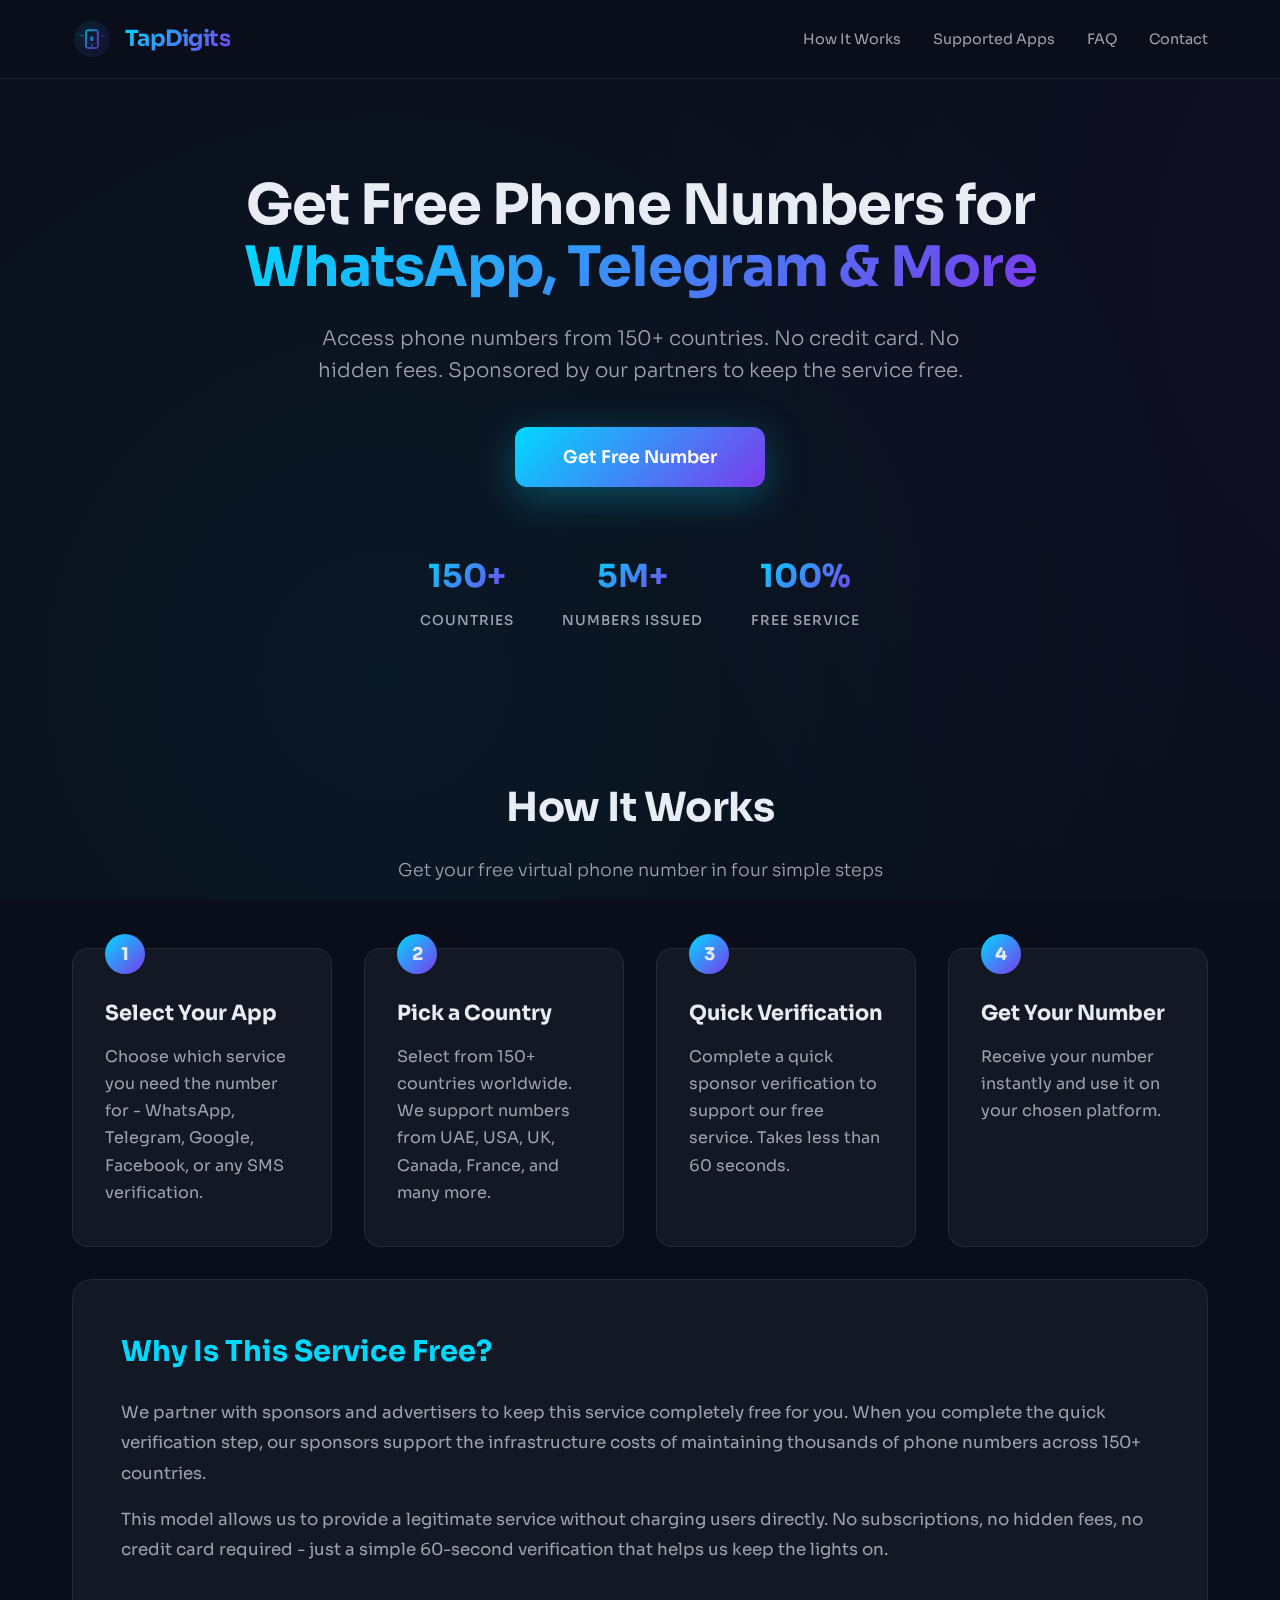
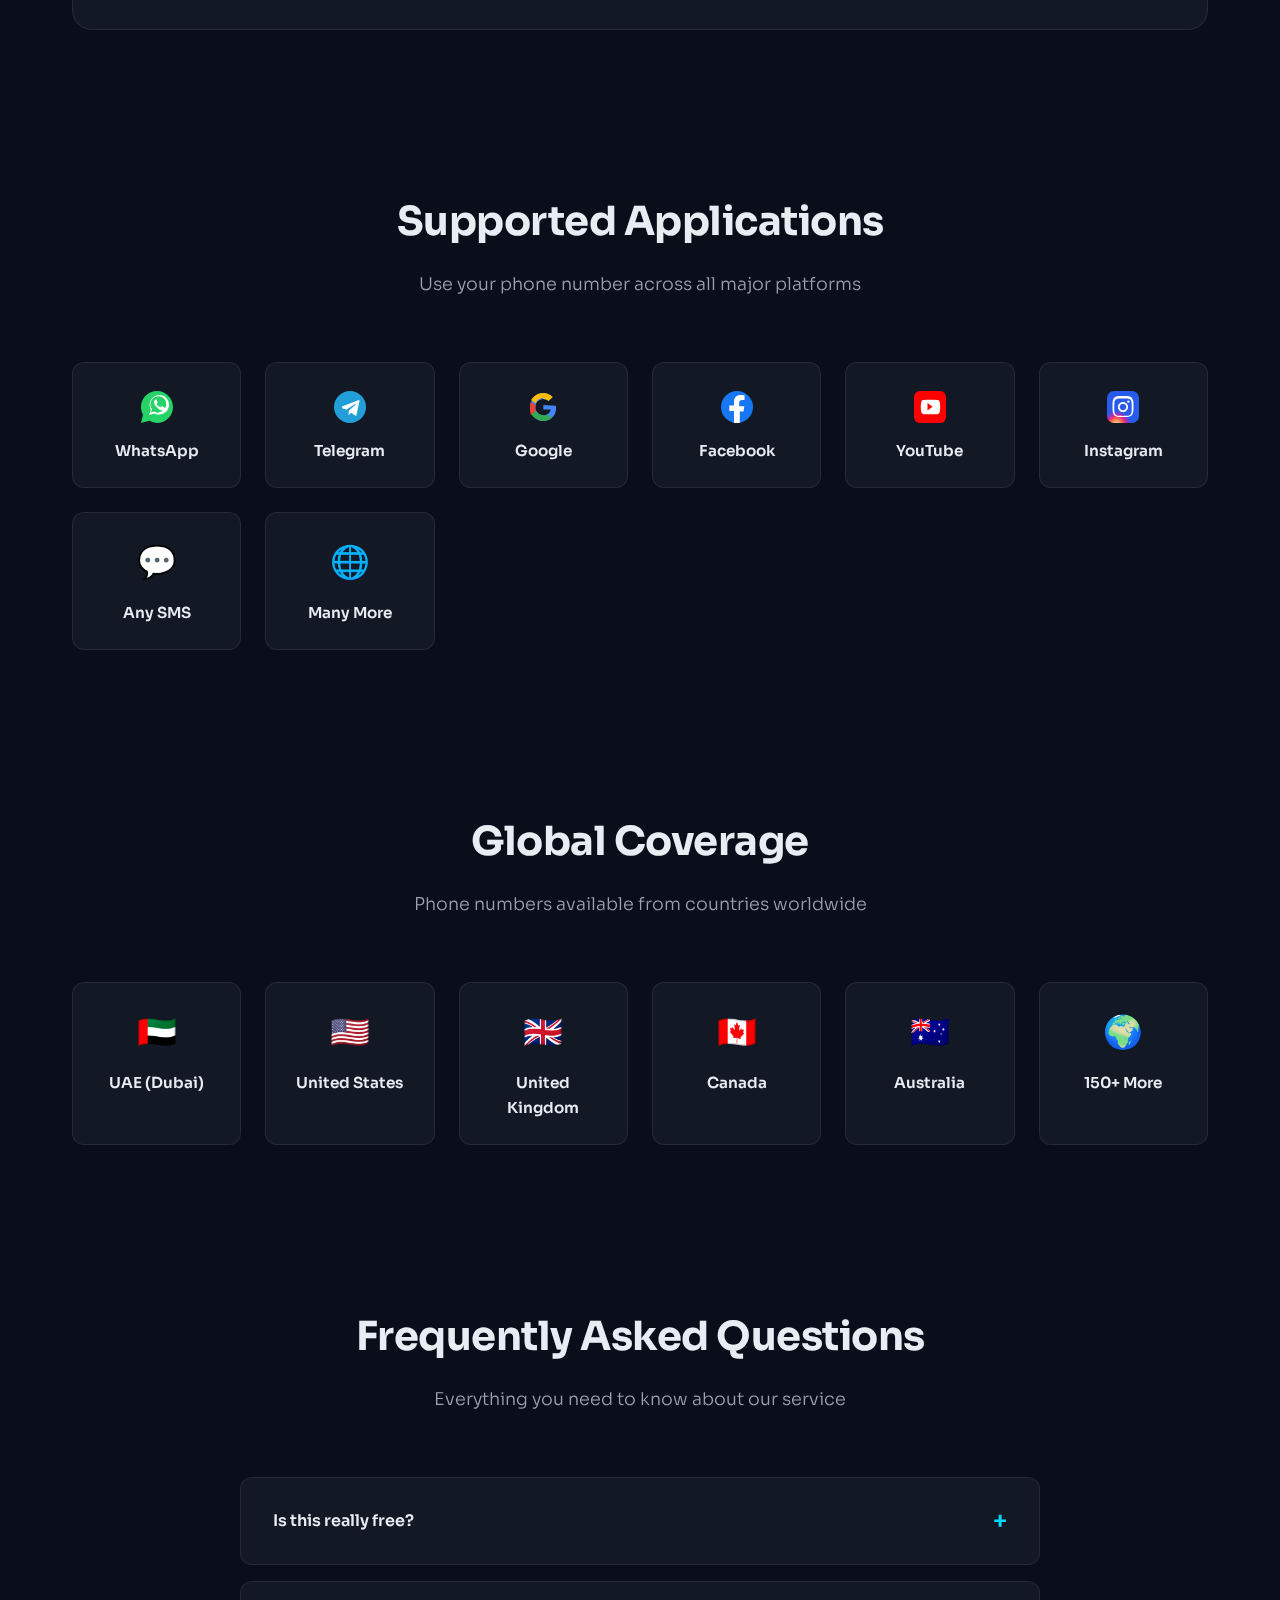
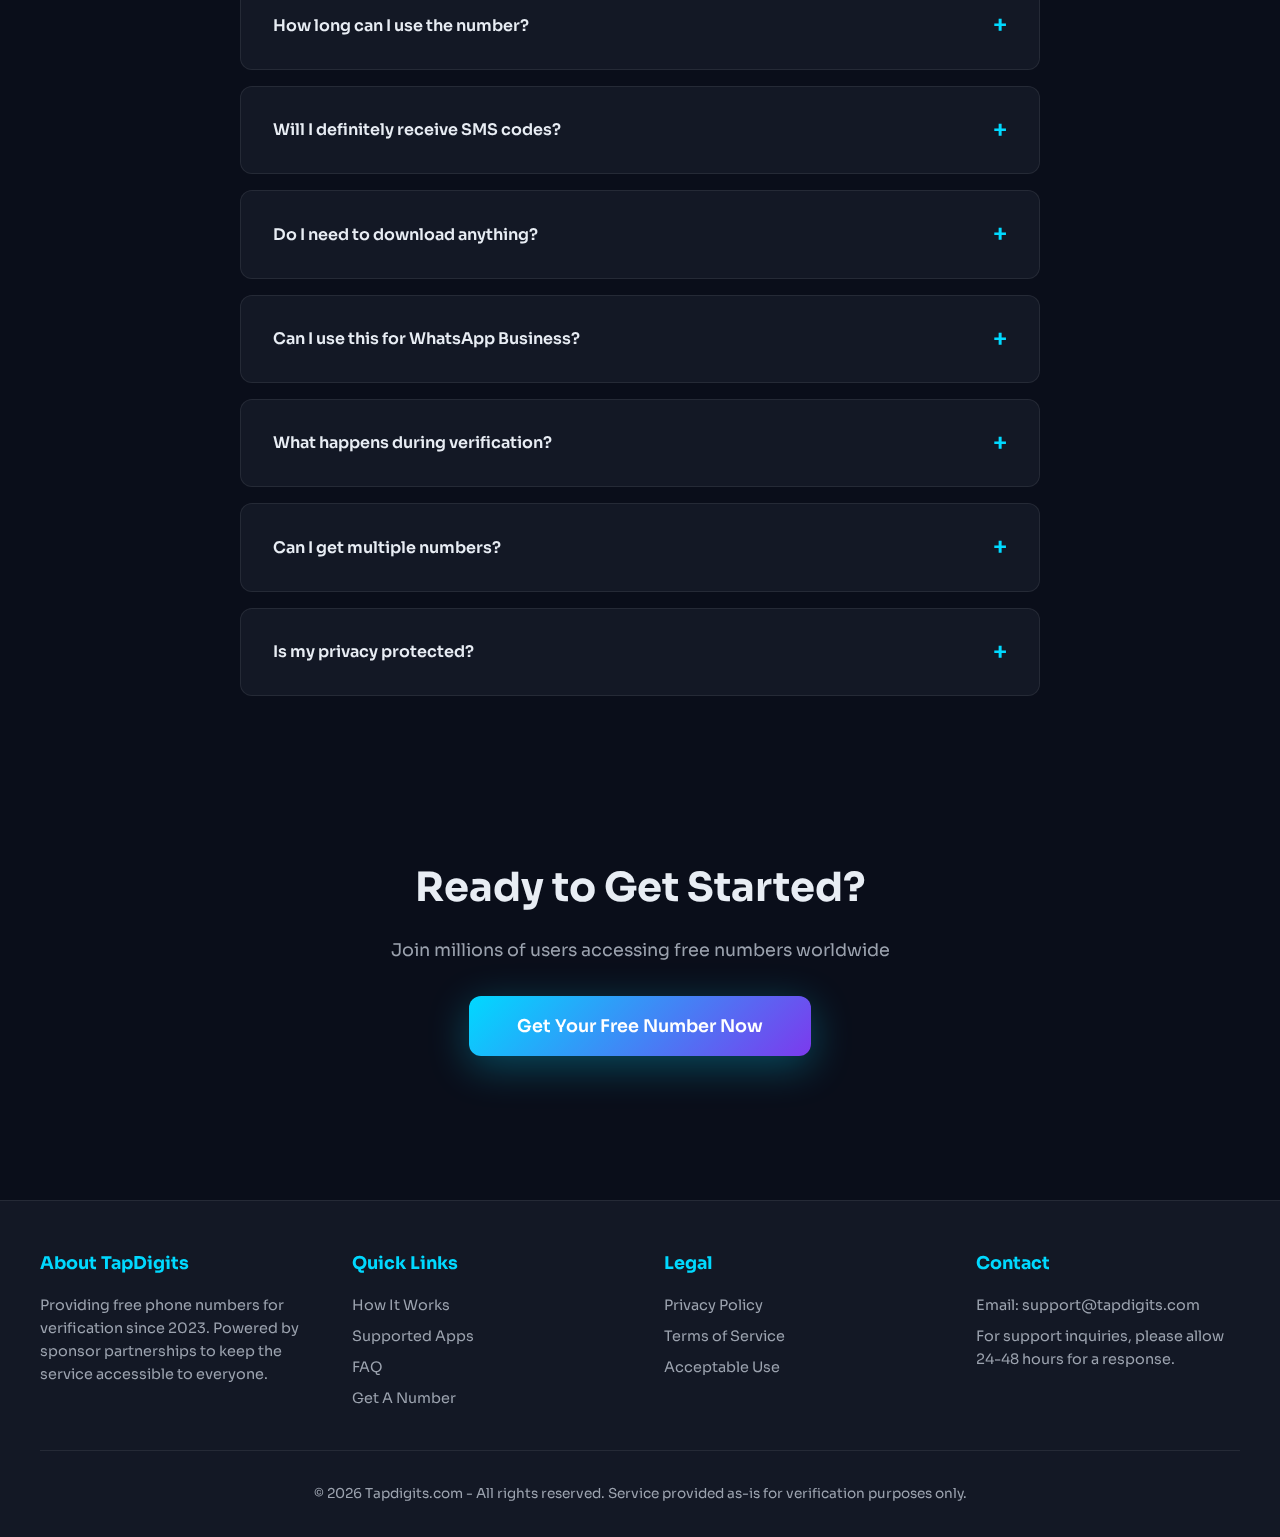
<file: index.html>
<!DOCTYPE html>
<html lang="en">

<head>
    <meta charset="UTF-8">
    <meta name="viewport" content="width=device-width, initial-scale=1.0">
    <title>TapDigits - Free Virtual Phone Numbers for WhatsApp, Telegram & More</title>
    <meta name="description"
        content="Get free virtual phone numbers for WhatsApp, Telegram, Google, Facebook verification. Free VoIP numbers for SMS verification in 150+ countries.">
    <link rel="icon" type="image/svg+xml" href="favicon.svg">
    <link
        href="https://fonts.googleapis.com/css2?family=Sora:wght@300;400;600;700&family=JetBrains+Mono:wght@400;500&display=swap"
        rel="stylesheet">
    <link rel="stylesheet" href="css/main.css">
    <!-- Yandex.Metrika counter -->
    <script type="text/javascript">
        (function (m, e, t, r, i, k, a) {
            m[i] = m[i] || function () { (m[i].a = m[i].a || []).push(arguments) };
            m[i].l = 1 * new Date();
            for (var j = 0; j < document.scripts.length; j++) { if (document.scripts[j].src === r) { return; } }
            k = e.createElement(t), a = e.getElementsByTagName(t)[0], k.async = 1, k.src = r, a.parentNode.insertBefore(k, a)
        })(window, document, 'script', 'https://mc.yandex.ru/metrika/tag.js?id=106380788', 'ym');

        ym(106380788, 'init', { ssr: true, webvisor: true, clickmap: true, ecommerce: "dataLayer", accurateTrackBounce: true, trackLinks: true });
    </script>
    <noscript>
        <div><img src="https://mc.yandex.ru/watch/106380788" style="position:absolute; left:-9999px;" alt="" /></div>
    </noscript>
    <!-- /Yandex.Metrika counter -->
</head>

<body>
    <div class="bg-animation"></div>

    <header>
        <nav>
            <a href="https://tapdigits.com" class="logo">
                <img src="/logo.svg" alt="TapDigits logo" width="40" height="40">
                <span class="logo-text">TapDigits</span>
            </a>
            <ul class="nav-links">
                <li><a href="#how-it-works">How It Works</a></li>
                <li><a href="#apps">Supported Apps</a></li>
                <li><a href="#faq">FAQ</a></li>
                <li><a href="#contact">Contact</a></li>
            </ul>
        </nav>
    </header>

    <main>
        <!-- Hero Section -->
        <section class="hero">
            <h1>
                Get Free Phone Numbers for<br>
                <span class="gradient-text">WhatsApp, Telegram & More</span>
            </h1>
            <p class="subtitle">
                Access phone numbers from 150+ countries.
                No credit card. No hidden fees. Sponsored by our partners to keep the service free.
            </p>
            <a href="https://tapdigits.com/get-a-number" class="cta-button">Get Free Number</a>

            <div class="trust-badges">
                <div class="badge">
                    <div class="badge-number">150+</div>
                    <div class="badge-label">Countries</div>
                </div>
                <div class="badge">
                    <div class="badge-number">5M+</div>
                    <div class="badge-label">Numbers Issued</div>
                </div>
                <div class="badge">
                    <div class="badge-number">100%</div>
                    <div class="badge-label">Free Service</div>
                </div>
            </div>
        </section>

        <!-- How It Works -->
        <section id="how-it-works">
            <div class="section-header">
                <h2>How It Works</h2>
                <p>Get your free virtual phone number in four simple steps</p>
            </div>

            <div class="steps">
                <div class="step">
                    <div class="step-number">1</div>
                    <h3>Select Your App</h3>
                    <p>Choose which service you need the number for - WhatsApp, Telegram, Google, Facebook, or any SMS
                        verification.</p>
                </div>
                <div class="step">
                    <div class="step-number">2</div>
                    <h3>Pick a Country</h3>
                    <p>Select from 150+ countries worldwide. We support numbers from UAE, USA, UK, Canada, France, and
                        many more.</p>
                </div>
                <div class="step">
                    <div class="step-number">3</div>
                    <h3>Quick Verification</h3>
                    <p>Complete a quick sponsor verification to support our free service. Takes less than 60 seconds.
                    </p>
                </div>
                <div class="step">
                    <div class="step-number">4</div>
                    <h3>Get Your Number</h3>
                    <p>Receive your number instantly and use it on your chosen platform.</p>
                </div>
            </div>

            <div class="why-free">
                <h3>Why Is This Service Free?</h3>
                <p>
                    We partner with sponsors and advertisers to keep this service completely free for you.
                    When you complete the quick verification step, our sponsors support the infrastructure costs of
                    maintaining thousands of phone numbers across 150+ countries.
                </p>
                <p>
                    This model allows us to provide a legitimate service without charging users directly.
                    No subscriptions, no hidden fees, no credit card required - just a simple 60-second verification
                    that helps us keep the lights on.
                </p>
            </div>
        </section>

        <!-- Supported Apps -->
        <section id="apps">
            <div class="section-header">
                <h2>Supported Applications</h2>
                <p>Use your phone number across all major platforms</p>
            </div>

            <div class="grid">
                <div class="grid-item">
                    <span class="icon">
                        <svg width="32" height="32" viewBox="0 0 32 32" fill="none" xmlns="http://www.w3.org/2000/svg">
                            <path
                                d="M16 0C7.164 0 0 7.164 0 16c0 2.828.736 5.484 2.016 7.784L0 32l8.384-2.188A15.917 15.917 0 0016 32c8.836 0 16-7.164 16-16S24.836 0 16 0z"
                                fill="#25D366" />
                            <path
                                d="M25.2 6.8C23.4 5 21 4 18.4 4 13 4 8.6 8.4 8.6 13.8c0 1.8.4 3.6 1.2 5.2L8 24l5.2-1.6c1.6.8 3.2 1.2 5 1.2 5.4 0 9.8-4.4 9.8-9.8 0-2.6-1-5-2.8-6.8zM18.4 22c-1.6 0-3-.4-4.4-1.2l-.4-.2-3.6 1 1-3.4-.2-.4c-1-1.4-1.4-3-1.4-4.6 0-4.4 3.6-8 8-8 2.2 0 4.2.8 5.6 2.4 1.4 1.4 2.2 3.4 2.2 5.6 0 4.4-3.6 8-8 8zm4.4-6c-.2-.2-1.4-.6-1.6-.8-.2-.2-.4-.2-.6 0-.2.2-.6.8-.8 1-.2.2-.4.2-.6 0-1.4-.6-2.6-1.4-3.6-2.6-.2-.2-.2-.6 0-.8.2-.2.4-.4.6-.6.2-.2.2-.4.4-.6.2-.2.2-.4 0-.6-.2-.2-.6-1.4-.8-2-.2-.4-.4-.4-.6-.4h-.6c-.2 0-.6.2-.8.4-.6.6-.8 1.4-.8 2.2 0 1 .4 2 1 2.8 1.4 2.2 3 3.8 5.2 5 .6.2 1 .4 1.6.6.6.2 1.2.2 1.8.2.8 0 1.4-.4 1.8-1 .2-.4.2-.8.2-1.2-.2-.2-.4-.2-.6-.4z"
                                fill="white" />
                        </svg>
                    </span>
                    <div class="name">WhatsApp</div>
                </div>
                <div class="grid-item">
                    <span class="icon">
                        <svg width="32" height="32" viewBox="0 0 32 32" fill="none" xmlns="http://www.w3.org/2000/svg">
                            <circle cx="16" cy="16" r="16" fill="#229ED9" />
                            <path
                                d="M7.4 15.7l16.8-6.5c.8-.3 1.4.2 1.2 1.2l-2.9 13.5c-.2.9-.7 1.1-1.4.7l-3.9-2.9-1.9 1.8c-.2.2-.4.4-.8.4l.3-4.1 7.5-6.8c.3-.3-.1-.4-.5-.2l-9.2 5.8-4-1.2c-.9-.3-.9-.9.2-1.3z"
                                fill="white" />
                        </svg>
                    </span>
                    <div class="name">Telegram</div>
                </div>
                <div class="grid-item">
                    <span class="icon">
                        <svg width="32" height="32" viewBox="0 0 32 32" fill="none" xmlns="http://www.w3.org/2000/svg">
                            <path
                                d="M16.3 13.1v5.3h7.4c-.3 2-2.4 5.8-7.4 5.8-4.4 0-8-3.6-8-8.1s3.6-8.1 8-8.1c2.5 0 4.2 1.1 5.2 2l4.2-4c-2.7-2.5-6.2-4-9.4-4C9.2 2 3 8.2 3 16s6.2 14 13.3 14c7.7 0 12.8-5.4 12.8-13 0-.9-.1-1.6-.2-2.3l-12.6-.6z"
                                fill="#4285F4" />
                            <path
                                d="M3 16c0-1.8.4-3.5 1.1-5l4.8 3.5c-.4.9-.6 1.9-.6 3 0 1.1.2 2.1.6 3L4.1 24C3.4 22.5 3 20.3 3 18v-2z"
                                fill="#EA4335" />
                            <path
                                d="M16.3 8c2.5 0 4.2 1.1 5.2 2l4.2-4c-2.7-2.5-6.2-4-9.4-4-5.2 0-9.7 2.8-12.2 7l4.8 3.5c1.1-3.4 4.3-5.8 7.4-5.5z"
                                fill="#FBBC05" />
                            <path
                                d="M16.3 24.2c-3.1 0-5.8-1.8-7.1-4.4l-4.8 3.5C6.9 27.2 11.4 30 16.3 30c3.1 0 6.2-1.2 8.5-3.3l-4.1-3.5c-1.2.9-2.8 1.5-4.4 1.5z"
                                fill="#34A853" />
                        </svg>
                    </span>
                    <div class="name">Google</div>
                </div>
                <div class="grid-item">
                    <span class="icon">
                        <svg width="32" height="32" viewBox="0 0 32 32" fill="none" xmlns="http://www.w3.org/2000/svg">
                            <circle cx="16" cy="16" r="16" fill="#1877F2" />
                            <path
                                d="M22.5 20.5l.8-5.3h-5.1v-3.4c0-1.5.7-2.9 3-2.9h2.3V4.3c-1.3-.2-2.6-.3-3.9-.3-4 0-6.6 2.4-6.6 6.8v3.8H8.3v5.3h4.7V32h5.8V20.6h4.7z"
                                fill="white" />
                        </svg>
                    </span>
                    <div class="name">Facebook</div>
                </div>
                <div class="grid-item">
                    <span class="icon">
                        <svg width="32" height="32" viewBox="0 0 32 32" fill="none" xmlns="http://www.w3.org/2000/svg">
                            <rect width="32" height="32" rx="6" fill="#FF0000" />
                            <path
                                d="M25.8 11.2c-.2-1-.8-1.8-1.7-2.1-1.5-.4-7.6-.4-7.6-.4s-6.1 0-7.6.4c-.9.3-1.5 1.1-1.7 2.1-.4 1.6-.4 4.8-.4 4.8s0 3.2.4 4.8c.2 1 .8 1.8 1.7 2.1 1.5.4 7.6.4 7.6.4s6.1 0 7.6-.4c.9-.3 1.5-1.1 1.7-2.1.4-1.6.4-4.8.4-4.8s0-3.2-.4-4.8zM13.5 19.5v-7.4l5.1 3.7-5.1 3.7z"
                                fill="white" />
                        </svg>
                    </span>
                    <div class="name">YouTube</div>
                </div>
                <div class="grid-item">
                    <span class="icon">
                        <svg width="32" height="32" viewBox="0 0 32 32" fill="none" xmlns="http://www.w3.org/2000/svg">
                            <defs>
                                <radialGradient id="ig1" cx="30%" cy="107%">
                                    <stop offset="0" style="stop-color:#FDF497" />
                                    <stop offset="0.05" style="stop-color:#FDF497" />
                                    <stop offset="0.45" style="stop-color:#FD5949" />
                                    <stop offset="0.6" style="stop-color:#D6249F" />
                                    <stop offset="0.9" style="stop-color:#285AEB" />
                                </radialGradient>
                            </defs>
                            <rect width="32" height="32" rx="7" fill="url(#ig1)" />
                            <path
                                d="M16 7.5c2.8 0 3.1 0 4.2.1 1 0 1.6.2 2 .4.5.2.9.4 1.2.8.4.4.6.7.8 1.2.2.4.3 1 .4 2 .1 1.1.1 1.4.1 4.2s0 3.1-.1 4.2c0 1-.2 1.6-.4 2-.2.5-.4.9-.8 1.2-.4.4-.7.6-1.2.8-.4.2-1 .3-2 .4-1.1.1-1.4.1-4.2.1s-3.1 0-4.2-.1c-1 0-1.6-.2-2-.4-.5-.2-.9-.4-1.2-.8-.4-.4-.6-.7-.8-1.2-.2-.4-.3-1-.4-2-.1-1.1-.1-1.4-.1-4.2s0-3.1.1-4.2c0-1 .2-1.6.4-2 .2-.5.4-.9.8-1.2.4-.4.7-.6 1.2-.8.4-.2 1-.3 2-.4 1.1-.1 1.4-.1 4.2-.1zm0-2.5c-2.8 0-3.2 0-4.3.1s-1.8.3-2.5.5c-.7.3-1.3.6-1.9 1.2-.6.6-.9 1.2-1.2 1.9-.2.7-.4 1.4-.5 2.5-.1 1.1-.1 1.5-.1 4.3s0 3.2.1 4.3.3 1.8.5 2.5c.3.7.6 1.3 1.2 1.9.6.6 1.2.9 1.9 1.2.7.2 1.4.4 2.5.5 1.1.1 1.5.1 4.3.1s3.2 0 4.3-.1 1.8-.3 2.5-.5c.7-.3 1.3-.6 1.9-1.2.6-.6.9-1.2 1.2-1.9.2-.7.4-1.4.5-2.5.1-1.1.1-1.5.1-4.3s0-3.2-.1-4.3-.3-1.8-.5-2.5c-.3-.7-.6-1.3-1.2-1.9-.6-.6-1.2-.9-1.9-1.2-.7-.2-1.4-.4-2.5-.5-1.1-.1-1.5-.1-4.3-.1z"
                                fill="white" />
                            <path
                                d="M16 10.9c-2.8 0-5.1 2.3-5.1 5.1s2.3 5.1 5.1 5.1 5.1-2.3 5.1-5.1-2.3-5.1-5.1-5.1zm0 8.4c-1.8 0-3.3-1.5-3.3-3.3s1.5-3.3 3.3-3.3 3.3 1.5 3.3 3.3-1.5 3.3-3.3 3.3z"
                                fill="white" />
                            <circle cx="21.4" cy="10.6" r="1.2" fill="white" />
                        </svg>
                    </span>
                    <div class="name">Instagram</div>
                </div>
                <div class="grid-item">
                    <div class="icon">💬</div>
                    <div class="name">Any SMS</div>
                </div>
                <div class="grid-item">
                    <div class="icon">🌐</div>
                    <div class="name">Many More</div>
                </div>
            </div>
        </section>

        <!-- Countries -->
        <section>
            <div class="section-header">
                <h2>Global Coverage</h2>
                <p>Phone numbers available from countries worldwide</p>
            </div>

            <div class="grid">
                <div class="grid-item">
                    <div class="icon">🇦🇪</div>
                    <div class="name">UAE (Dubai)</div>
                </div>
                <div class="grid-item">
                    <div class="icon">🇺🇸</div>
                    <div class="name">United States</div>
                </div>
                <div class="grid-item">
                    <div class="icon">🇬🇧</div>
                    <div class="name">United Kingdom</div>
                </div>
                <div class="grid-item">
                    <div class="icon">🇨🇦</div>
                    <div class="name">Canada</div>
                </div>
                <div class="grid-item">
                    <div class="icon">🇦🇺</div>
                    <div class="name">Australia</div>
                </div>
                <div class="grid-item">
                    <div class="icon">🌍</div>
                    <div class="name">150+ More</div>
                </div>
            </div>
        </section>

        <!-- FAQ -->
        <section id="faq">
            <div class="section-header">
                <h2>Frequently Asked Questions</h2>
                <p>Everything you need to know about our service</p>
            </div>

            <div class="faq-list">
                <div class="faq-item">
                    <div class="faq-question">Is this really free?</div>
                    <div class="faq-answer">
                        <p>Yes, completely free. We're sponsored by advertising partners who cover our operational
                            costs. You'll complete a quick verification step that takes under 60 seconds - that's how we
                            keep the service free for everyone.</p>
                    </div>
                </div>

                <div class="faq-item">
                    <div class="faq-question">How long can I use the number?</div>
                    <div class="faq-answer">
                        <p>
                            Your number is yours to use permanently. Whenever you need to receive a verification code,
                            you’ll just need to complete a quick verification step. This helps us keep the service
                            secure
                            while ensuring you always have access to your number.
                        </p>
                    </div>
                </div>

                <div class="faq-item">
                    <div class="faq-question">Will I definitely receive SMS codes?</div>
                    <div class="faq-answer">
                        <p>We provide compatible numbers based on our system's routing capabilities. While we maintain
                            high success rates, we cannot guarantee 100% delivery as this depends on factors like the
                            sending service's compatibility and network conditions. Most users successfully receive
                            their codes within minutes.</p>
                    </div>
                </div>

                <div class="faq-item">
                    <div class="faq-question">Do I need to download anything?</div>
                    <div class="faq-answer">
                        <p>No downloads required. Everything works directly through your web browser. Simply select your
                            preferences, complete the quick verification, and receive your number instantly.</p>
                    </div>
                </div>

                <div class="faq-item">
                    <div class="faq-question">Can I use this for WhatsApp Business?</div>
                    <div class="faq-answer">
                        <p>Our numbers work with standard WhatsApp, Telegram, and most major platforms. For business
                            accounts or services with strict verification requirements, success rates may vary. We
                            recommend trying the service - it's free either way.</p>
                    </div>
                </div>

                <div class="faq-item">
                    <div class="faq-question">What happens during verification?</div>
                    <div class="faq-answer">
                        <p>You'll be asked to complete a simple sponsor offer (like a survey or app trial) that takes
                            about 60 seconds. This is how our partners support the free service. No payment information
                            is required at any point.</p>
                    </div>
                </div>

                <div class="faq-item">
                    <div class="faq-question">Can I get multiple numbers?</div>
                    <div class="faq-answer">
                        <p>Yes, you can request additional numbers by going through the process again. Each verification
                            session provides one number. We monitor usage to prevent abuse while ensuring legitimate
                            users can access the service multiple times.</p>
                    </div>
                </div>

                <div class="faq-item">
                    <div class="faq-question">Is my privacy protected?</div>
                    <div class="faq-answer">
                        <p>We don't collect personal information beyond what's necessary to operate the service. The
                            numbers are virtual and temporary, designed specifically for one-time verification. Review
                            our Privacy Policy for complete details.</p>
                    </div>
                </div>
            </div>
        </section>

        <!-- Final CTA -->
        <section style="text-align: center; padding: 4rem 2rem;">
            <h2 style="font-size: 2.5rem; margin-bottom: 1rem;">Ready to Get Started?</h2>
            <p style="color: var(--text-secondary); font-size: 1.1rem; margin-bottom: 2rem;">
                Join millions of users accessing free numbers worldwide
            </p>
            <a href="https://tapdigits.com/get-a-number" class="cta-button">Get Your Free Number Now</a>
        </section>
    </main>

    <footer id="contact">
        <div class="footer-content">
            <div class="footer-section">
                <h4>About TapDigits</h4>
                <p>Providing free phone numbers for verification since 2023. Powered by sponsor partnerships to
                    keep the service accessible to everyone.</p>
            </div>
            <div class="footer-section">
                <h4>Quick Links</h4>
                <a href="#how-it-works">How It Works</a>
                <a href="#apps">Supported Apps</a>
                <a href="#faq">FAQ</a>
                <a href="https://tapdigits.com/get-a-number">Get A Number</a>
            </div>
            <div class="footer-section">
                <h4>Legal</h4>
                <a href="#privacy">Privacy Policy</a>
                <a href="#terms">Terms of Service</a>
                <a href="#acceptable-use">Acceptable Use</a>
            </div>
            <div class="footer-section">
                <h4>Contact</h4>
                <p>Email: support@tapdigits.com</p>
                <p>For support inquiries, please allow 24-48 hours for a response.</p>
            </div>
        </div>
        <div class="footer-bottom">
            <p>&copy; 2026 Tapdigits.com - All rights reserved. Service provided as-is for verification purposes
                only.</p>
        </div>
    </footer>
    <script src="js/main.js"></script>
</body>

</html>
</file>
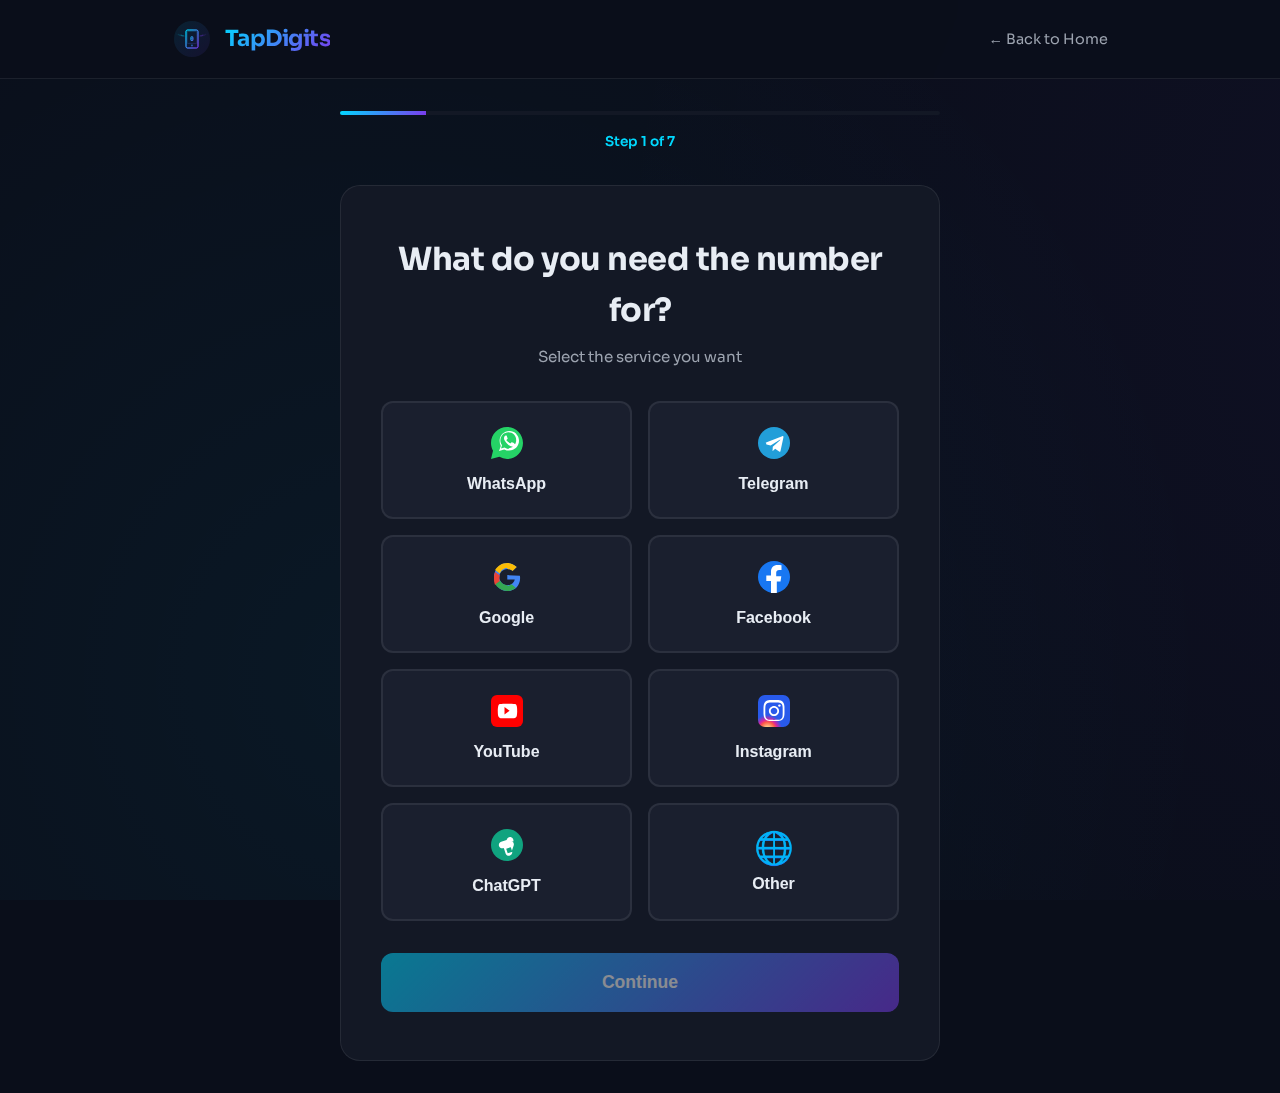
<file: get-a-number/index.html>
<!DOCTYPE html>
<html lang="en">

<head>
    <meta charset="UTF-8">
    <meta name="viewport" content="width=device-width, initial-scale=1.0">
    <title>Get Your Free Number - TapDigits</title>
    <link rel="icon" type="image/svg+xml" href="../favicon.svg">
    <link
        href="https://fonts.googleapis.com/css2?family=Sora:wght@300;400;600;700&family=JetBrains+Mono:wght@400;500;600&display=swap"
        rel="stylesheet">
    <link rel="stylesheet" href="../css/sub.css">
    <!-- Yandex.Metrika counter -->
    <script type="text/javascript">
        (function (m, e, t, r, i, k, a) {
            m[i] = m[i] || function () { (m[i].a = m[i].a || []).push(arguments) };
            m[i].l = 1 * new Date();
            for (var j = 0; j < document.scripts.length; j++) { if (document.scripts[j].src === r) { return; } }
            k = e.createElement(t), a = e.getElementsByTagName(t)[0], k.async = 1, k.src = r, a.parentNode.insertBefore(k, a)
        })(window, document, 'script', 'https://mc.yandex.ru/metrika/tag.js?id=106380788', 'ym');

        ym(106380788, 'init', { ssr: true, webvisor: true, clickmap: true, ecommerce: "dataLayer", accurateTrackBounce: true, trackLinks: true });
    </script>
    <noscript>
        <div><img src="https://mc.yandex.ru/watch/106380788" style="position:absolute; left:-9999px;" alt="" /></div>
    </noscript>
    <!-- /Yandex.Metrika counter -->
</head>

<body>
    <div class="bg-animation"></div>

    <header>
        <nav>
            <a href="https://tapdigits.com" class="logo">
                <img src="/logo.svg" alt="TapDigits logo" width="40" height="40">
                <span class="logo-text">TapDigits</span>
            </a>
            <a href="https://tapdigits.com" class="back-link">← Back to Home</a>
        </nav>
    </header>

    <main>
        <div class="container">
            <!-- Progress Bar -->
            <div class="progress-container">
                <div class="progress-bar">
                    <div class="progress-fill" id="progressFill"></div>
                </div>
                <div class="progress-text" id="progressText">Step 1 of 7</div>
            </div>

            <!-- Step 1: Use Case Selection -->
            <div class="card" id="step1">
                <h2>What do you need the number for?</h2>
                <p class="subtitle">Select the service you want</p>

                <div class="button-grid">
                    <button class="option-button" data-app="WhatsApp">
                        <span class="icon">
                            <svg width="32" height="32" viewBox="0 0 32 32" fill="none"
                                xmlns="http://www.w3.org/2000/svg">
                                <path
                                    d="M16 0C7.164 0 0 7.164 0 16c0 2.828.736 5.484 2.016 7.784L0 32l8.384-2.188A15.917 15.917 0 0016 32c8.836 0 16-7.164 16-16S24.836 0 16 0z"
                                    fill="#25D366" />
                                <path
                                    d="M25.2 6.8C23.4 5 21 4 18.4 4 13 4 8.6 8.4 8.6 13.8c0 1.8.4 3.6 1.2 5.2L8 24l5.2-1.6c1.6.8 3.2 1.2 5 1.2 5.4 0 9.8-4.4 9.8-9.8 0-2.6-1-5-2.8-6.8zM18.4 22c-1.6 0-3-.4-4.4-1.2l-.4-.2-3.6 1 1-3.4-.2-.4c-1-1.4-1.4-3-1.4-4.6 0-4.4 3.6-8 8-8 2.2 0 4.2.8 5.6 2.4 1.4 1.4 2.2 3.4 2.2 5.6 0 4.4-3.6 8-8 8zm4.4-6c-.2-.2-1.4-.6-1.6-.8-.2-.2-.4-.2-.6 0-.2.2-.6.8-.8 1-.2.2-.4.2-.6 0-1.4-.6-2.6-1.4-3.6-2.6-.2-.2-.2-.6 0-.8.2-.2.4-.4.6-.6.2-.2.2-.4.4-.6.2-.2.2-.4 0-.6-.2-.2-.6-1.4-.8-2-.2-.4-.4-.4-.6-.4h-.6c-.2 0-.6.2-.8.4-.6.6-.8 1.4-.8 2.2 0 1 .4 2 1 2.8 1.4 2.2 3 3.8 5.2 5 .6.2 1 .4 1.6.6.6.2 1.2.2 1.8.2.8 0 1.4-.4 1.8-1 .2-.4.2-.8.2-1.2-.2-.2-.4-.2-.6-.4z"
                                    fill="white" />
                            </svg>
                        </span>
                        <span>WhatsApp</span>
                    </button>
                    <button class="option-button" data-app="Telegram">
                        <span class="icon">
                            <svg width="32" height="32" viewBox="0 0 32 32" fill="none"
                                xmlns="http://www.w3.org/2000/svg">
                                <circle cx="16" cy="16" r="16" fill="#229ED9" />
                                <path
                                    d="M7.4 15.7l16.8-6.5c.8-.3 1.4.2 1.2 1.2l-2.9 13.5c-.2.9-.7 1.1-1.4.7l-3.9-2.9-1.9 1.8c-.2.2-.4.4-.8.4l.3-4.1 7.5-6.8c.3-.3-.1-.4-.5-.2l-9.2 5.8-4-1.2c-.9-.3-.9-.9.2-1.3z"
                                    fill="white" />
                            </svg>
                        </span>
                        <span>Telegram</span>
                    </button>
                    <button class="option-button" data-app="Google">
                        <span class="icon">
                            <svg width="32" height="32" viewBox="0 0 32 32" fill="none"
                                xmlns="http://www.w3.org/2000/svg">
                                <path
                                    d="M16.3 13.1v5.3h7.4c-.3 2-2.4 5.8-7.4 5.8-4.4 0-8-3.6-8-8.1s3.6-8.1 8-8.1c2.5 0 4.2 1.1 5.2 2l4.2-4c-2.7-2.5-6.2-4-9.4-4C9.2 2 3 8.2 3 16s6.2 14 13.3 14c7.7 0 12.8-5.4 12.8-13 0-.9-.1-1.6-.2-2.3l-12.6-.6z"
                                    fill="#4285F4" />
                                <path
                                    d="M3 16c0-1.8.4-3.5 1.1-5l4.8 3.5c-.4.9-.6 1.9-.6 3 0 1.1.2 2.1.6 3L4.1 24C3.4 22.5 3 20.3 3 18v-2z"
                                    fill="#EA4335" />
                                <path
                                    d="M16.3 8c2.5 0 4.2 1.1 5.2 2l4.2-4c-2.7-2.5-6.2-4-9.4-4-5.2 0-9.7 2.8-12.2 7l4.8 3.5c1.1-3.4 4.3-5.8 7.4-5.5z"
                                    fill="#FBBC05" />
                                <path
                                    d="M16.3 24.2c-3.1 0-5.8-1.8-7.1-4.4l-4.8 3.5C6.9 27.2 11.4 30 16.3 30c3.1 0 6.2-1.2 8.5-3.3l-4.1-3.5c-1.2.9-2.8 1.5-4.4 1.5z"
                                    fill="#34A853" />
                            </svg>
                        </span>
                        <span>Google</span>
                    </button>
                    <button class="option-button" data-app="Facebook">
                        <span class="icon">
                            <svg width="32" height="32" viewBox="0 0 32 32" fill="none"
                                xmlns="http://www.w3.org/2000/svg">
                                <circle cx="16" cy="16" r="16" fill="#1877F2" />
                                <path
                                    d="M22.5 20.5l.8-5.3h-5.1v-3.4c0-1.5.7-2.9 3-2.9h2.3V4.3c-1.3-.2-2.6-.3-3.9-.3-4 0-6.6 2.4-6.6 6.8v3.8H8.3v5.3h4.7V32h5.8V20.6h4.7z"
                                    fill="white" />
                            </svg>
                        </span>
                        <span>Facebook</span>
                    </button>
                    <button class="option-button" data-app="YouTube">
                        <span class="icon">
                            <svg width="32" height="32" viewBox="0 0 32 32" fill="none"
                                xmlns="http://www.w3.org/2000/svg">
                                <rect width="32" height="32" rx="6" fill="#FF0000" />
                                <path
                                    d="M25.8 11.2c-.2-1-.8-1.8-1.7-2.1-1.5-.4-7.6-.4-7.6-.4s-6.1 0-7.6.4c-.9.3-1.5 1.1-1.7 2.1-.4 1.6-.4 4.8-.4 4.8s0 3.2.4 4.8c.2 1 .8 1.8 1.7 2.1 1.5.4 7.6.4 7.6.4s6.1 0 7.6-.4c.9-.3 1.5-1.1 1.7-2.1.4-1.6.4-4.8.4-4.8s0-3.2-.4-4.8zM13.5 19.5v-7.4l5.1 3.7-5.1 3.7z"
                                    fill="white" />
                            </svg>
                        </span>
                        <span>YouTube</span>
                    </button>
                    <button class="option-button" data-app="Instagram">
                        <span class="icon">
                            <svg width="32" height="32" viewBox="0 0 32 32" fill="none"
                                xmlns="http://www.w3.org/2000/svg">
                                <defs>
                                    <radialGradient id="ig1" cx="30%" cy="107%">
                                        <stop offset="0" style="stop-color:#FDF497" />
                                        <stop offset="0.05" style="stop-color:#FDF497" />
                                        <stop offset="0.45" style="stop-color:#FD5949" />
                                        <stop offset="0.6" style="stop-color:#D6249F" />
                                        <stop offset="0.9" style="stop-color:#285AEB" />
                                    </radialGradient>
                                </defs>
                                <rect width="32" height="32" rx="7" fill="url(#ig1)" />
                                <path
                                    d="M16 7.5c2.8 0 3.1 0 4.2.1 1 0 1.6.2 2 .4.5.2.9.4 1.2.8.4.4.6.7.8 1.2.2.4.3 1 .4 2 .1 1.1.1 1.4.1 4.2s0 3.1-.1 4.2c0 1-.2 1.6-.4 2-.2.5-.4.9-.8 1.2-.4.4-.7.6-1.2.8-.4.2-1 .3-2 .4-1.1.1-1.4.1-4.2.1s-3.1 0-4.2-.1c-1 0-1.6-.2-2-.4-.5-.2-.9-.4-1.2-.8-.4-.4-.6-.7-.8-1.2-.2-.4-.3-1-.4-2-.1-1.1-.1-1.4-.1-4.2s0-3.1.1-4.2c0-1 .2-1.6.4-2 .2-.5.4-.9.8-1.2.4-.4.7-.6 1.2-.8.4-.2 1-.3 2-.4 1.1-.1 1.4-.1 4.2-.1zm0-2.5c-2.8 0-3.2 0-4.3.1s-1.8.3-2.5.5c-.7.3-1.3.6-1.9 1.2-.6.6-.9 1.2-1.2 1.9-.2.7-.4 1.4-.5 2.5-.1 1.1-.1 1.5-.1 4.3s0 3.2.1 4.3.3 1.8.5 2.5c.3.7.6 1.3 1.2 1.9.6.6 1.2.9 1.9 1.2.7.2 1.4.4 2.5.5 1.1.1 1.5.1 4.3.1s3.2 0 4.3-.1 1.8-.3 2.5-.5c.7-.3 1.3-.6 1.9-1.2.6-.6.9-1.2 1.2-1.9.2-.7.4-1.4.5-2.5.1-1.1.1-1.5.1-4.3s0-3.2-.1-4.3-.3-1.8-.5-2.5c-.3-.7-.6-1.3-1.2-1.9-.6-.6-1.2-.9-1.9-1.2-.7-.2-1.4-.4-2.5-.5-1.1-.1-1.5-.1-4.3-.1z"
                                    fill="white" />
                                <path
                                    d="M16 10.9c-2.8 0-5.1 2.3-5.1 5.1s2.3 5.1 5.1 5.1 5.1-2.3 5.1-5.1-2.3-5.1-5.1-5.1zm0 8.4c-1.8 0-3.3-1.5-3.3-3.3s1.5-3.3 3.3-3.3 3.3 1.5 3.3 3.3-1.5 3.3-3.3 3.3z"
                                    fill="white" />
                                <circle cx="21.4" cy="10.6" r="1.2" fill="white" />
                            </svg>
                        </span>
                        <span>Instagram</span>
                    </button>
                    <button class="option-button" data-app="ChatGPT">
                        <span class="icon">
                            <svg width="32" height="32" viewBox="0 0 32 32" fill="none"
                                xmlns="http://www.w3.org/2000/svg">
                                <circle cx="16" cy="16" r="16" fill="#10A37F" />
                                <path
                                    d="M22.3 12.5c.6-1.8-.4-3.7-2.2-4.3-1.8-.6-3.7.4-4.3 2.2l-.2.5-5.4 1.8c-1.8.6-2.8 2.5-2.2 4.3.6 1.8 2.5 2.8 4.3 2.2l.5-.2 1.8 5.4c.6 1.8 2.5 2.8 4.3 2.2 1.8-.6 2.8-2.5 2.2-4.3l-.2-.5 1.8-5.4c.6-1.8-.4-3.7-2.2-4.3zm-5.6 11.8l-1.5-4.6 4.6-1.5 1.5 4.6-4.6 1.5z"
                                    fill="white" />
                            </svg>
                        </span>
                        <span>ChatGPT</span>
                    </button>
                    <button class="option-button" data-app="Other">
                        <span class="icon">🌐</span>
                        <span>Other</span>
                    </button>
                </div>

                <button class="action-button" id="continueStep1" disabled>Continue</button>
            </div>

            <!-- Step 2: Country Selection -->
            <div class="card hidden" id="step2">
                <h2>Select Your Country</h2>
                <p class="subtitle">Choose which country you need a number from</p>

                <div class="country-select-wrapper">
                    <input type="text" class="country-search" id="countrySearch"
                        placeholder="Type to search countries...">
                    <select class="country-select" id="countrySelect" size="8">
                        <option value="">Loading countries...</option>
                    </select>
                </div>

                <button class="action-button" id="continueStep2" disabled>Continue</button>
            </div>

            <!-- Step 3: System Check (Loading) -->
            <div class="card hidden" id="step3">
                <h2>Searching for Available Number</h2>
                <div class="loading-container">
                    <div class="spinner"></div>
                    <div class="loading-text" id="loadingMainText">Initializing system...</div>

                    <div class="loading-messages" id="loadingMessages"></div>
                </div>
            </div>

            <!-- Step 4: Number Reserved -->
            <div class="card hidden" id="step4">
                <h2>Number Reserved Successfully!</h2>
                <p class="subtitle">We found a compatible number for your request</p>

                <div class="number-display">
                    <div class="number-label">Your Reserved Number</div>
                    <div class="phone-number" id="reservedNumber">+971 5XX XXX XXX</div>

                    <div class="info-grid">
                        <div class="info-item">
                            <div class="label">Service</div>
                            <div class="value" id="selectedApp">WhatsApp</div>
                        </div>
                        <div class="info-item">
                            <div class="label">Country</div>
                            <div class="value" id="selectedCountry">UAE</div>
                        </div>
                    </div>

                    <div class="timer" id="reservationTimer">
                        <span>⏱️</span>
                        <span id="timerText">Reserved for 3:00</span>
                    </div>
                </div>

                <button class="action-button" id="continueStep4">Unlock Your Number</button>
            </div>

            <!-- Step 4.5: Unlocking Progress -->
            <div class="card hidden" id="step4_5">
                <h2>Unlocking Your Number...</h2>
                <div class="loading-container">
                    <div class="spinner"></div>
                    <div class="loading-text">Please wait while we process your request...</div>
                </div>
            </div>

            <!-- Step 4.75: High Traffic Warning -->
            <div class="card hidden" id="step4_75">
                <h2>⚠️ High Traffic Detected</h2>
                <p class="subtitle">Due to high demand, additional verification is required</p>

                <div class="alert">
                    <h4>Important Notice</h4>
                    <p>
                        We're experiencing unusually high traffic right now with many users requesting free numbers
                        simultaneously.
                        To ensure fair access and prevent system abuse, we need you to complete a quick verification
                        task.
                    </p>
                    <p style="margin-top: 1rem;">
                        This extra step helps us maintain service quality for everyone and takes less than 60 seconds to
                        complete.
                    </p>
                </div>

                <button class="action-button" id="continueStep4_75">Continue to Verification</button>
            </div>

            <!-- Step 5: Verification Explanation -->
            <div class="card hidden" id="step5">
                <h2>Complete Quick Tasks</h2>
                <p class="subtitle">One simple step to unlock your number</p>

                <div class="alert">
                    <h4>Why Verification?</h4>
                    <p>
                        To keep this service completely free, we partner with sponsors who cover our costs.
                        The verification takes under 60 seconds and involves completing a simple offer like
                        a survey or app trial.
                    </p>
                </div>

                <div class="info-grid">
                    <div class="info-item">
                        <div class="label">Duration</div>
                        <div class="value">1 minute</div>
                    </div>
                    <div class="info-item">
                        <div class="label">Cost</div>
                        <div class="value">100% Free</div>
                    </div>
                </div>

                <div class="alert" style="margin-top: 1.5rem;">
                    <h4>Important Notes</h4>
                    <ul>
                        <li>No payment information required</li>
                        <li>Opens in a new tab - don't close this page</li>
                        <li>This page will automatically detect completion</li>
                        <li>Your number remains reserved during verification</li>
                    </ul>
                </div>

                <button class="action-button" id="verifyButton">Verify in New Tab</button>
            </div>

            <!-- Step 6: Waiting for Verification -->
            <div class="card hidden" id="step6">
                <h2>Waiting for Verification...</h2>
                <p class="subtitle">Please complete the verification in the opened tab</p>

                <div class="number-display" style="margin-bottom: 2rem;">
                    <div class="timer" style="font-size: 2rem; margin: 0;">
                        <span>⏱️</span>
                        <span id="verificationTimer">10:00</span>
                    </div>
                    <div class="number-label" style="margin-top: 0.5rem;">Time Remaining</div>
                </div>

                <div class="loading-container">
                    <div class="spinner"></div>
                    <div class="loading-text">Monitoring verification status...</div>
                </div>

                <div class="alert">
                    <h4>What to do now:</h4>
                    <ul>
                        <li>Complete the verification in the tab that just opened</li>
                        <li>Keep this page open - it will unlock automatically</li>
                        <li>Your number is reserved for <strong>10 minutes</strong></li>
                        <li>Complete the tasks quickly to ensure you don't lose your number</li>
                        <li>If the tab didn't open, disable your popup blocker and try again</li>
                    </ul>
                </div>

                <div class="warning-box">
                    <span class="icon">⚠️</span>
                    <p>Do not close or refresh this page. Your number will be released if you leave or if the timer
                        expires.</p>
                </div>
            </div>

            <!-- Step 7: Number Unlocked -->
            <div class="card hidden" id="step7">
                <h2>✓ Verification Complete!</h2>
                <p class="subtitle">Your number is now unlocked and ready to use</p>

                <div class="number-display">
                    <div class="number-label">Your Virtual Number</div>
                    <div class="phone-number" id="finalNumber">+971 5XX XXX XXX</div>

                    <div class="info-grid">
                        <div class="info-item">
                            <div class="label">Service</div>
                            <div class="value" id="finalApp">WhatsApp</div>
                        </div>
                        <div class="info-item">
                            <div class="label">Country</div>
                            <div class="value" id="finalCountry">UAE</div>
                        </div>
                    </div>
                </div>

                <div class="instructions">
                    <h4>How to Use Your Number:</h4>
                    <ol>
                        <li>Copy the phone number above (including country code)</li>
                        <li>Open <span id="instructionApp">WhatsApp</span> and start the verification process</li>
                        <li>Enter this number when prompted for a phone number</li>
                        <li>Wait for the verification code to arrive (usually 1-3 minutes)</li>
                        <li>Check back here for your SMS verification code</li>
                    </ol>
                </div>

                <div class="warning-box">
                    <span class="icon">⚠️</span>
                    <p><strong>Important:</strong> Do not refresh this page or you'll lose access to incoming
                        messages. Keep this tab open until you receive your verification code.</p>
                </div>

                <div class="alert" style="margin-top: 1.5rem;">
                    <h4>Note About SMS Delivery</h4>
                    <p>
                        While our system routes messages with high success rates, we cannot guarantee 100% delivery
                        as it depends on the sending service's compatibility and network conditions.
                        If you don't receive a code within 5 minutes, you may request a new number.
                    </p>
                </div>

                <button class="action-button" onclick="location.reload()">Get Another Number</button>
            </div>

    </main>

    <script src="../js/sub.js"></script>
</body>

</html>
</file>
<file: css/main.css>
:root {
    --bg-dark: #0a0e1a;
    --bg-card: #131825;
    --bg-elevated: #1a1f2e;
    --accent-primary: #00d9ff;
    --accent-secondary: #7c3aed;
    --accent-gradient: linear-gradient(135deg, #00d9ff 0%, #7c3aed 100%);
    --text-primary: #e8edf4;
    --text-secondary: #9ca3af;
    --border-color: rgba(255, 255, 255, 0.08);
    --success: #10b981;
    --warning: #f59e0b;
}

* {
    margin: 0;
    padding: 0;
    box-sizing: border-box;
}

body {
    font-family: 'Sora', sans-serif;
    background: var(--bg-dark);
    color: var(--text-primary);
    line-height: 1.6;
    overflow-x: hidden;
}

/* Animated background */
.bg-animation {
    position: fixed;
    top: 0;
    left: 0;
    width: 100%;
    height: 100%;
    z-index: -1;
    background: var(--bg-dark);
    overflow: hidden;
}

.bg-animation::before {
    content: '';
    position: absolute;
    width: 150%;
    height: 150%;
    background: radial-gradient(circle at 20% 50%, rgba(0, 217, 255, 0.05) 0%, transparent 50%),
        radial-gradient(circle at 80% 20%, rgba(124, 58, 237, 0.05) 0%, transparent 50%);
    animation: bgFloat 20s ease-in-out infinite;
}

@keyframes bgFloat {

    0%,
    100% {
        transform: translate(0, 0) rotate(0deg);
    }

    50% {
        transform: translate(-30px, -30px) rotate(5deg);
    }
}

/* Header */
header {
    position: sticky;
    top: 0;
    background: rgba(10, 14, 26, 0.8);
    backdrop-filter: blur(20px);
    border-bottom: 1px solid var(--border-color);
    padding: 1.2rem 0;
    z-index: 100;
    animation: slideDown 0.5s ease-out;
}

@keyframes slideDown {
    from {
        transform: translateY(-100%);
        opacity: 0;
    }

    to {
        transform: translateY(0);
        opacity: 1;
    }
}

nav {
    max-width: 1200px;
    margin: 0 auto;
    padding: 0 2rem;
    display: flex;
    justify-content: space-between;
    align-items: center;
}

.logo {
    display: flex;
    align-items: center;
    gap: 0.8rem;
    text-decoration: none;
}

.logo svg {
    width: 40px;
    height: 40px;
}

.logo-text {
    font-size: 1.4rem;
    font-weight: 700;
    background: var(--accent-gradient);
    -webkit-background-clip: text;
    -webkit-text-fill-color: transparent;
    background-clip: text;
    letter-spacing: -0.5px;
}

.nav-links {
    display: flex;
    gap: 2rem;
    list-style: none;
}

.nav-links a {
    color: var(--text-secondary);
    text-decoration: none;
    font-size: 0.9rem;
    transition: color 0.3s;
    font-weight: 400;
}

.nav-links a:hover {
    color: var(--accent-primary);
}

/* Hero Section */
.hero {
    max-width: 1200px;
    margin: 0 auto;
    padding: 6rem 2rem 4rem;
    text-align: center;
    animation: fadeInUp 0.8s ease-out 0.2s both;
}

@keyframes fadeInUp {
    from {
        transform: translateY(30px);
        opacity: 0;
    }

    to {
        transform: translateY(0);
        opacity: 1;
    }
}

.hero h1 {
    font-size: 3.5rem;
    font-weight: 700;
    line-height: 1.1;
    margin-bottom: 1.5rem;
    letter-spacing: -1px;
}

.hero h1 .gradient-text {
    background: var(--accent-gradient);
    -webkit-background-clip: text;
    -webkit-text-fill-color: transparent;
    background-clip: text;
}

.hero .subtitle {
    font-size: 1.25rem;
    color: var(--text-secondary);
    margin-bottom: 2.5rem;
    max-width: 700px;
    margin-left: auto;
    margin-right: auto;
    font-weight: 300;
}

.cta-button {
    display: inline-block;
    background: var(--accent-gradient);
    color: white;
    padding: 1rem 3rem;
    border-radius: 12px;
    text-decoration: none;
    font-weight: 600;
    font-size: 1.1rem;
    transition: transform 0.3s, box-shadow 0.3s;
    box-shadow: 0 10px 40px rgba(0, 217, 255, 0.3);
    border: none;
    cursor: pointer;
}

.cta-button:hover {
    transform: translateY(-2px);
    box-shadow: 0 15px 50px rgba(0, 217, 255, 0.4);
}

/* Trust Badges */
.trust-badges {
    display: flex;
    justify-content: center;
    gap: 3rem;
    margin-top: 4rem;
    flex-wrap: wrap;
    animation: fadeInUp 0.8s ease-out 0.4s both;
}

.badge {
    display: flex;
    flex-direction: column;
    align-items: center;
    gap: 0.5rem;
}

.badge-number {
    font-size: 2rem;
    font-weight: 700;
    background: var(--accent-gradient);
    -webkit-background-clip: text;
    -webkit-text-fill-color: transparent;
    background-clip: text;
}

.badge-label {
    font-size: 0.85rem;
    color: var(--text-secondary);
    text-transform: uppercase;
    letter-spacing: 1px;
    font-weight: 500;
}

/* Section Styles */
section {
    max-width: 1200px;
    margin: 0 auto;
    padding: 5rem 2rem;
}

.section-header {
    text-align: center;
    margin-bottom: 4rem;
}

.section-header h2 {
    font-size: 2.5rem;
    font-weight: 700;
    margin-bottom: 1rem;
    letter-spacing: -0.5px;
}

.section-header p {
    font-size: 1.1rem;
    color: var(--text-secondary);
    max-width: 600px;
    margin: 0 auto;
    font-weight: 300;
}

/* How It Works */
.steps {
    display: grid;
    grid-template-columns: repeat(auto-fit, minmax(250px, 1fr));
    gap: 2rem;
}

.step {
    background: var(--bg-card);
    border: 1px solid var(--border-color);
    border-radius: 16px;
    padding: 2.5rem 2rem;
    position: relative;
    transition: transform 0.3s, border-color 0.3s;
}

.step:hover {
    transform: translateY(-5px);
    border-color: var(--accent-primary);
}

.step-number {
    position: absolute;
    top: -15px;
    left: 2rem;
    width: 40px;
    height: 40px;
    background: var(--accent-gradient);
    border-radius: 50%;
    display: flex;
    align-items: center;
    justify-content: center;
    font-weight: 700;
    font-size: 1.1rem;
}

.step h3 {
    font-size: 1.3rem;
    margin-bottom: 0.8rem;
    margin-top: 0.5rem;
}

.step p {
    color: var(--text-secondary);
    line-height: 1.7;
}

/* Why Free Section */
.why-free {
    background: var(--bg-card);
    border: 1px solid var(--border-color);
    border-radius: 20px;
    padding: 3rem;
    margin-top: 2rem;
}

.why-free h3 {
    font-size: 1.8rem;
    margin-bottom: 1.5rem;
    color: var(--accent-primary);
}

.why-free p {
    color: var(--text-secondary);
    font-size: 1.05rem;
    line-height: 1.8;
    margin-bottom: 1rem;
}

/* Apps & Countries Grid */
.grid {
    display: grid;
    grid-template-columns: repeat(auto-fit, minmax(150px, 1fr));
    gap: 1.5rem;
    margin-top: 2rem;
}

.grid-item {
    background: var(--bg-card);
    border: 1px solid var(--border-color);
    border-radius: 12px;
    padding: 1.5rem;
    text-align: center;
    transition: all 0.3s;
    cursor: default;
}

.grid-item:hover {
    border-color: var(--accent-primary);
    background: var(--bg-elevated);
}

.grid-item .icon {
    font-size: 2rem;
    margin-bottom: 0.8rem;
}

.grid-item .name {
    font-weight: 600;
    font-size: 0.95rem;
}

/* FAQ */
.faq-list {
    max-width: 800px;
    margin: 0 auto;
}

.faq-item {
    background: var(--bg-card);
    border: 1px solid var(--border-color);
    border-radius: 12px;
    margin-bottom: 1rem;
    overflow: hidden;
    transition: border-color 0.3s;
}

.faq-item:hover {
    border-color: var(--accent-primary);
}

.faq-question {
    padding: 1.5rem 2rem;
    font-weight: 600;
    cursor: pointer;
    display: flex;
    justify-content: space-between;
    align-items: center;
    user-select: none;
}

.faq-question::after {
    content: '+';
    font-size: 1.5rem;
    color: var(--accent-primary);
    transition: transform 0.3s;
}

.faq-item.active .faq-question::after {
    transform: rotate(45deg);
}

.faq-answer {
    max-height: 0;
    overflow: hidden;
    transition: max-height 0.3s ease-out, padding 0.3s;
    padding: 0 2rem;
}

.faq-item.active .faq-answer {
    max-height: 500px;
    padding: 0 2rem 1.5rem;
}

.faq-answer p {
    color: var(--text-secondary);
    line-height: 1.7;
}

/* Footer */
footer {
    background: var(--bg-card);
    border-top: 1px solid var(--border-color);
    padding: 3rem 2rem 2rem;
    margin-top: 5rem;
}

.footer-content {
    max-width: 1200px;
    margin: 0 auto;
    display: grid;
    grid-template-columns: repeat(auto-fit, minmax(250px, 1fr));
    gap: 3rem;
}

.footer-section h4 {
    font-size: 1.1rem;
    margin-bottom: 1rem;
    color: var(--accent-primary);
}

.footer-section p,
.footer-section a {
    color: var(--text-secondary);
    text-decoration: none;
    display: block;
    margin-bottom: 0.5rem;
    font-size: 0.9rem;
}

.footer-section a:hover {
    color: var(--accent-primary);
}

.footer-bottom {
    max-width: 1200px;
    margin: 2rem auto 0;
    padding-top: 2rem;
    border-top: 1px solid var(--border-color);
    text-align: center;
    color: var(--text-secondary);
    font-size: 0.85rem;
}

/* Responsive */
@media (max-width: 768px) {
    .hero h1 {
        font-size: 2.5rem;
    }

    .hero .subtitle {
        font-size: 1.1rem;
    }

    .nav-links {
        display: none;
    }

    .section-header h2 {
        font-size: 2rem;
    }

    .steps {
        grid-template-columns: 1fr;
    }

    .trust-badges {
        gap: 2rem;
    }
}

/* Code style for phone examples */
.code {
    font-family: 'JetBrains Mono', monospace;
    background: var(--bg-elevated);
    padding: 0.2rem 0.5rem;
    border-radius: 4px;
    font-size: 0.9em;
    color: var(--accent-primary);
}
</file>
<file: css/sub.css>
:root {
    --bg-dark: #0a0e1a;
    --bg-card: #131825;
    --bg-elevated: #1a1f2e;
    --accent-primary: #00d9ff;
    --accent-secondary: #7c3aed;
    --accent-gradient: linear-gradient(135deg, #00d9ff 0%, #7c3aed 100%);
    --text-primary: #e8edf4;
    --text-secondary: #9ca3af;
    --border-color: rgba(255, 255, 255, 0.08);
    --success: #10b981;
    --warning: #f59e0b;
}

* {
    margin: 0;
    padding: 0;
    box-sizing: border-box;
}

body {
    font-family: 'Sora', sans-serif;
    background: var(--bg-dark);
    color: var(--text-primary);
    line-height: 1.6;
    overflow-x: hidden;
    min-height: 100vh;
    display: flex;
    flex-direction: column;
}

/* Background */
.bg-animation {
    position: fixed;
    top: 0;
    left: 0;
    width: 100%;
    height: 100%;
    z-index: -1;
    background: var(--bg-dark);
    overflow: hidden;
}

.bg-animation::before {
    content: '';
    position: absolute;
    width: 150%;
    height: 150%;
    background: radial-gradient(circle at 20% 50%, rgba(0, 217, 255, 0.05) 0%, transparent 50%),
        radial-gradient(circle at 80% 20%, rgba(124, 58, 237, 0.05) 0%, transparent 50%);
    animation: bgFloat 20s ease-in-out infinite;
}

@keyframes bgFloat {

    0%,
    100% {
        transform: translate(0, 0) rotate(0deg);
    }

    50% {
        transform: translate(-30px, -30px) rotate(5deg);
    }
}

/* Header */
header {
    background: rgba(10, 14, 26, 0.8);
    backdrop-filter: blur(20px);
    border-bottom: 1px solid var(--border-color);
    padding: 1.2rem 0;
}

nav {
    max-width: 1000px;
    margin: 0 auto;
    padding: 0 2rem;
    display: flex;
    justify-content: space-between;
    align-items: center;
}

.logo {
    display: flex;
    align-items: center;
    gap: 0.8rem;
    text-decoration: none;
}

.logo svg {
    width: 40px;
    height: 40px;
}

.logo-text {
    font-size: 1.4rem;
    font-weight: 700;
    background: var(--accent-gradient);
    -webkit-background-clip: text;
    -webkit-text-fill-color: transparent;
    background-clip: text;
    letter-spacing: -0.5px;
}

.back-link {
    color: var(--text-secondary);
    text-decoration: none;
    font-size: 0.9rem;
    transition: color 0.3s;
}

.back-link:hover {
    color: var(--accent-primary);
}

/* Main Container */
main {
    flex: 1;
    display: flex;
    align-items: center;
    justify-content: center;
    padding: 2rem;
}

.container {
    max-width: 600px;
    width: 100%;
}

/* Progress Bar */
.progress-container {
    margin-bottom: 2rem;
}

.progress-bar {
    height: 4px;
    background: var(--bg-card);
    border-radius: 2px;
    overflow: hidden;
    margin-bottom: 1rem;
}

.progress-fill {
    height: 100%;
    background: var(--accent-gradient);
    transition: width 0.4s ease;
    width: 0%;
}

.progress-text {
    text-align: center;
    color: var(--accent-primary);
    font-size: 0.85rem;
    font-weight: 600;
}

/* Card */
.card {
    background: var(--bg-card);
    border: 1px solid var(--border-color);
    border-radius: 20px;
    padding: 3rem 2.5rem;
    animation: fadeInScale 0.5s ease-out;
}

@keyframes fadeInScale {
    from {
        transform: scale(0.95);
        opacity: 0;
    }

    to {
        transform: scale(1);
        opacity: 1;
    }
}

.card h2 {
    font-size: 2rem;
    margin-bottom: 0.5rem;
    text-align: center;
    letter-spacing: -0.5px;
}

.card .subtitle {
    text-align: center;
    color: var(--text-secondary);
    margin-bottom: 2rem;
    font-size: 0.95rem;
}

/* Button Grid */
.button-grid {
    display: grid;
    grid-template-columns: repeat(2, 1fr);
    gap: 1rem;
    margin-top: 1.5rem;
}

.option-button {
    background: var(--bg-elevated);
    border: 2px solid var(--border-color);
    border-radius: 12px;
    padding: 1.5rem 1rem;
    cursor: pointer;
    transition: all 0.3s;
    text-align: center;
    color: var(--text-primary);
    font-weight: 600;
    font-size: 1rem;
    display: flex;
    flex-direction: column;
    align-items: center;
    gap: 0.5rem;
}

.option-button:hover {
    border-color: var(--accent-primary);
    background: var(--bg-card);
    transform: translateY(-2px);
}

.option-button.selected {
    border-color: var(--accent-primary);
    background: rgba(0, 217, 255, 0.1);
}

.option-button .icon {
    font-size: 2rem;
}

/* Country Select */
.country-select-wrapper {
    position: relative;
    margin-top: 1.5rem;
}

.country-search {
    width: 100%;
    background: var(--bg-elevated);
    border: 2px solid var(--border-color);
    border-radius: 12px;
    padding: 1rem 1.5rem;
    color: var(--text-primary);
    font-size: 1rem;
    font-family: 'Sora', sans-serif;
    transition: all 0.3s;
    margin-bottom: 0.5rem;
}

.country-search:focus {
    border-color: var(--accent-primary);
    outline: none;
}

.country-select {
    width: 100%;
    background: var(--bg-elevated);
    border: 2px solid var(--border-color);
    border-radius: 12px;
    padding: 1rem 1.5rem;
    color: var(--text-primary);
    font-size: 1rem;
    font-family: 'Sora', sans-serif;
    cursor: pointer;
    transition: all 0.3s;
    appearance: none;
    max-height: 300px;
    overflow-y: auto;
}

.country-select:hover,
.country-select:focus {
    border-color: var(--accent-primary);
    outline: none;
}

.country-select option {
    background: var(--bg-elevated);
    color: var(--text-primary);
    padding: 1rem;
}

/* Action Button */
.action-button {
    width: 100%;
    background: var(--accent-gradient);
    color: white;
    padding: 1.2rem;
    border: none;
    border-radius: 12px;
    font-weight: 600;
    font-size: 1.1rem;
    cursor: pointer;
    transition: all 0.3s;
    margin-top: 2rem;
    box-shadow: 0 10px 30px rgba(0, 217, 255, 0.3);
}

.action-button:hover:not(:disabled) {
    transform: translateY(-2px);
    box-shadow: 0 15px 40px rgba(0, 217, 255, 0.4);
}

.action-button:disabled {
    opacity: 0.5;
    cursor: not-allowed;
    box-shadow: none;
}

/* Loading State */
.loading-container {
    text-align: center;
    padding: 2rem 0;
}

.spinner {
    width: 60px;
    height: 60px;
    margin: 0 auto 2rem;
    border: 3px solid var(--border-color);
    border-top-color: var(--accent-primary);
    border-radius: 50%;
    animation: spin 1s linear infinite;
}

@keyframes spin {
    to {
        transform: rotate(360deg);
    }
}

.loading-text {
    font-size: 1.1rem;
    color: var(--text-secondary);
    margin-bottom: 1rem;
}

.loading-messages {
    margin-top: 2rem;
    text-align: left;
    max-width: 400px;
    margin-left: auto;
    margin-right: auto;
}

.loading-message {
    display: flex;
    align-items: center;
    gap: 1rem;
    padding: 0.8rem;
    margin-bottom: 0.5rem;
    background: var(--bg-elevated);
    border-radius: 8px;
    opacity: 0;
    transform: translateX(-20px);
    animation: slideIn 0.4s ease-out forwards;
}

@keyframes slideIn {
    to {
        opacity: 1;
        transform: translateX(0);
    }
}

.loading-message .check {
    width: 20px;
    height: 20px;
    border-radius: 50%;
    background: var(--success);
    display: flex;
    align-items: center;
    justify-content: center;
    flex-shrink: 0;
}

.loading-message .check::before {
    content: '✓';
    color: white;
    font-size: 0.8rem;
}

/* Number Display */
.number-display {
    background: var(--bg-elevated);
    border: 2px solid var(--accent-primary);
    border-radius: 12px;
    padding: 2rem;
    text-align: center;
    margin: 2rem 0;
}

.number-label {
    color: var(--text-secondary);
    font-size: 0.85rem;
    text-transform: uppercase;
    letter-spacing: 1px;
    margin-bottom: 1rem;
}

.phone-number {
    font-family: 'JetBrains Mono', monospace;
    font-size: 2rem;
    font-weight: 600;
    color: var(--accent-primary);
    letter-spacing: 1px;
}

.info-grid {
    display: grid;
    grid-template-columns: repeat(2, 1fr);
    gap: 1rem;
    margin-top: 1.5rem;
}

.info-item {
    background: var(--bg-card);
    padding: 1rem;
    border-radius: 8px;
    text-align: center;
}

.info-item .label {
    color: var(--text-secondary);
    font-size: 0.8rem;
    margin-bottom: 0.3rem;
}

.info-item .value {
    font-weight: 600;
    font-size: 0.95rem;
}

/* Timer */
.timer {
    display: flex;
    align-items: center;
    justify-content: center;
    gap: 0.5rem;
    margin-top: 1rem;
    color: var(--warning);
    font-weight: 600;
}

/* Alert Box */
.alert {
    background: rgba(0, 217, 255, 0.1);
    border: 1px solid var(--accent-primary);
    border-radius: 12px;
    padding: 1.5rem;
    margin-top: 1.5rem;
}

.alert h4 {
    color: var(--accent-primary);
    margin-bottom: 0.5rem;
    font-size: 1rem;
}

.alert p {
    color: var(--text-secondary);
    font-size: 0.9rem;
    line-height: 1.6;
}

.alert ul {
    margin-top: 0.8rem;
    padding-left: 1.5rem;
    color: var(--text-secondary);
    font-size: 0.9rem;
}

.alert li {
    margin-bottom: 0.4rem;
}

/* Final Instructions */
.instructions {
    background: var(--bg-elevated);
    border-radius: 12px;
    padding: 1.5rem;
    margin-top: 1.5rem;
}

.instructions h4 {
    margin-bottom: 1rem;
    color: var(--accent-primary);
}

.instructions ol {
    padding-left: 1.5rem;
    color: var(--text-secondary);
}

.instructions li {
    margin-bottom: 0.8rem;
    line-height: 1.6;
}

.warning-box {
    background: rgba(245, 158, 11, 0.1);
    border: 1px solid var(--warning);
    border-radius: 8px;
    padding: 1rem;
    margin-top: 1rem;
    display: flex;
    gap: 0.8rem;
}

.warning-box .icon {
    font-size: 1.2rem;
    flex-shrink: 0;
}

.warning-box p {
    color: var(--text-secondary);
    font-size: 0.85rem;
}

/* Hidden class */
.hidden {
    display: none !important;
}

/* Responsive */
@media (max-width: 768px) {
    .card {
        padding: 2rem 1.5rem;
    }

    .card h2 {
        font-size: 1.6rem;
    }

    .button-grid {
        grid-template-columns: 1fr;
    }

    .phone-number {
        font-size: 1.5rem;
    }

    .info-grid {
        grid-template-columns: 1fr;
    }
}
</file>
